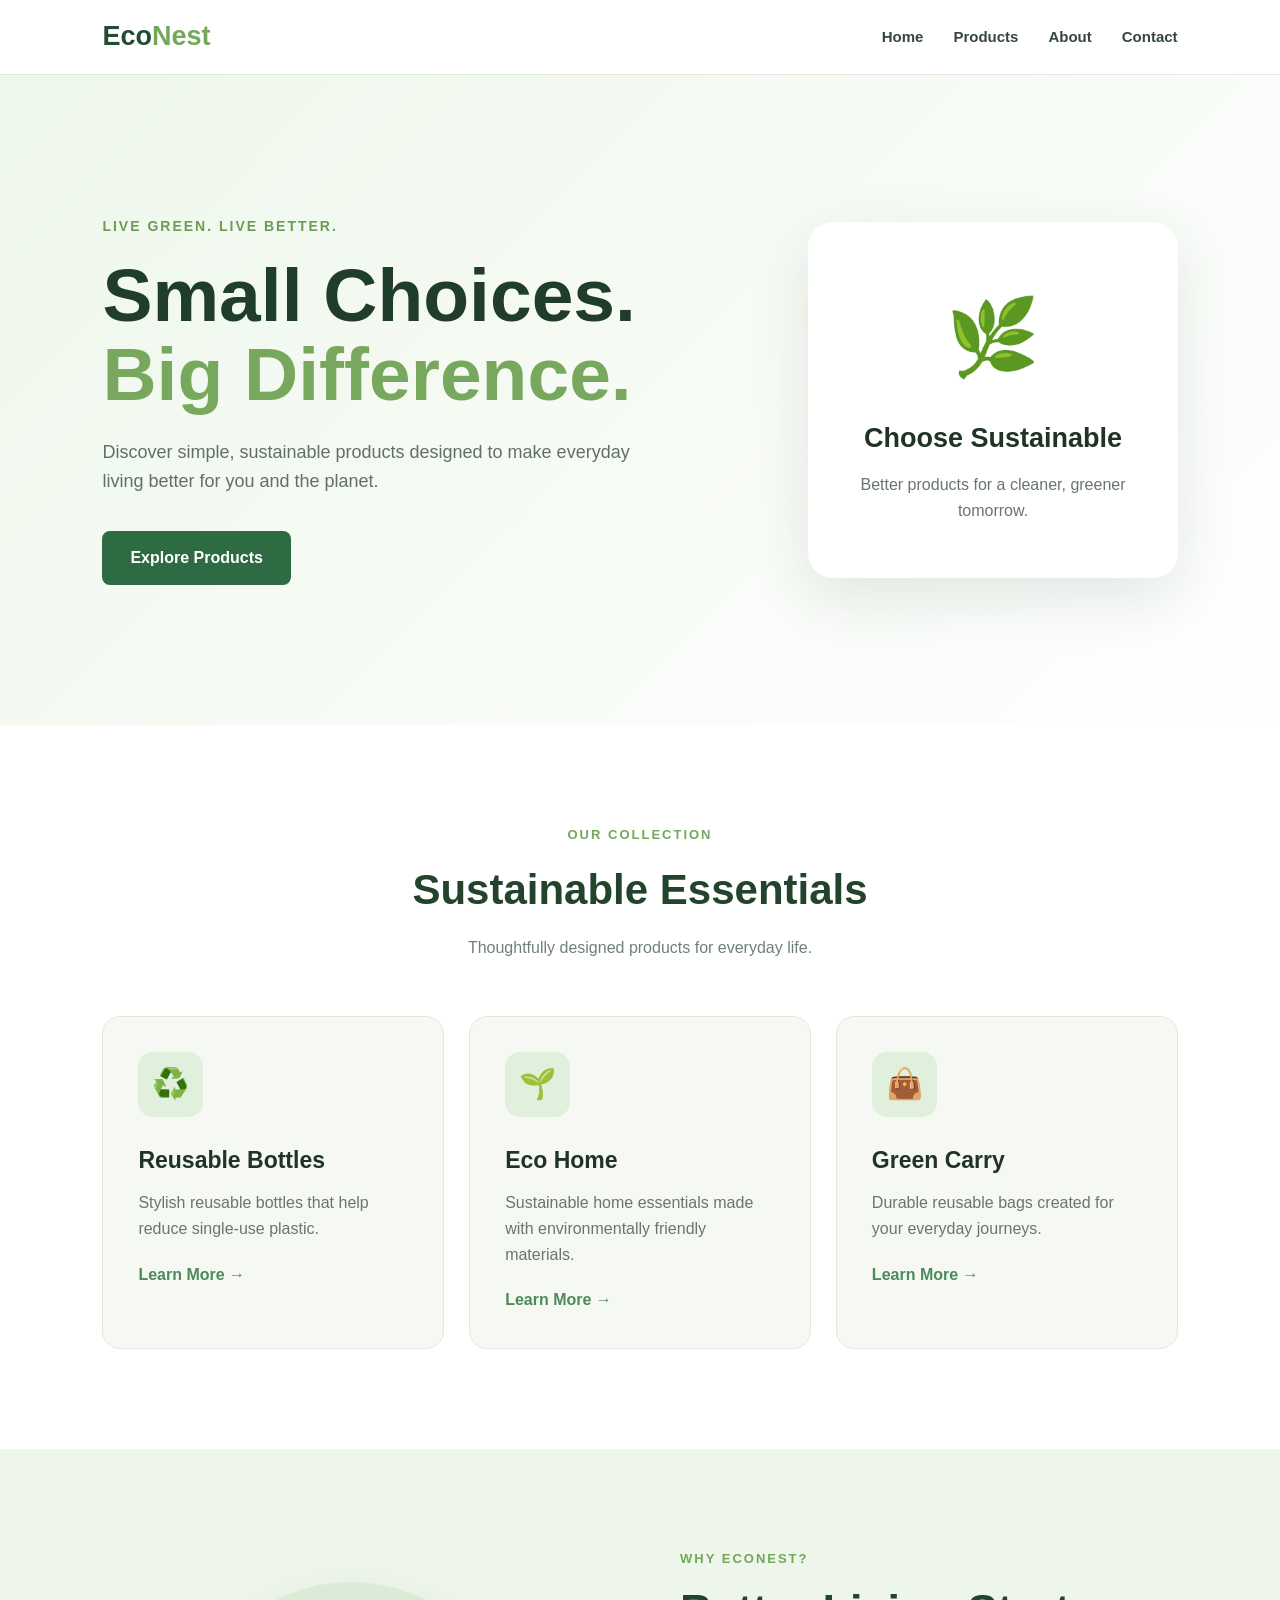
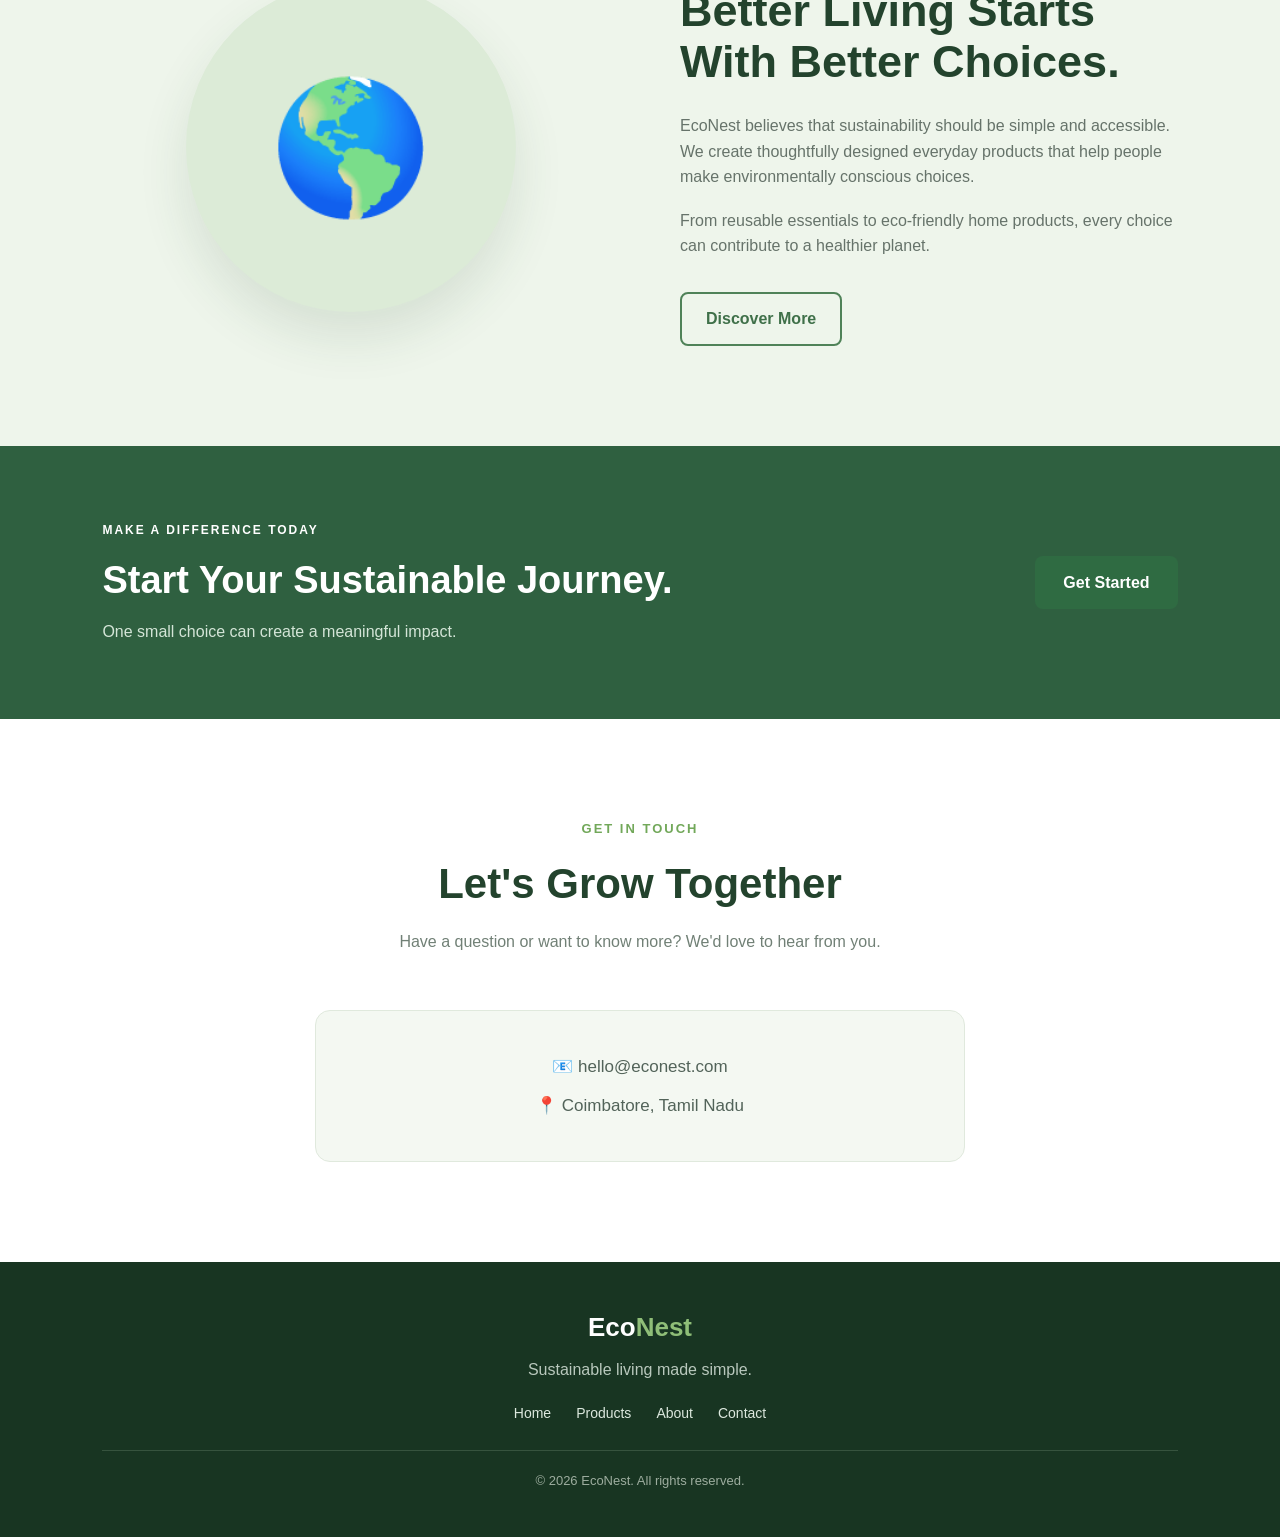
<file: WebDevelopment-Level1-EcoNest/index.html>
<!DOCTYPE html>
<html lang="en">

<head>
    <meta charset="UTF-8">
    <meta name="viewport" content="width=device-width, initial-scale=1.0">

    <title>EcoNest | Sustainable Living</title>

    <link rel="stylesheet" href="style.css">
</head>

<body>

    <!-- Navigation -->
    <header class="navbar">
        <div class="logo">
            Eco<span>Nest</span>
        </div>

        <nav>
            <a href="#home">Home</a>
            <a href="#products">Products</a>
            <a href="#about">About</a>
            <a href="#contact">Contact</a>
        </nav>
    </header>


    <!-- Hero Section -->
    <section id="home" class="hero">

        <div class="hero-content">

            <p class="small-heading">LIVE GREEN. LIVE BETTER.</p>

            <h1>
                Small Choices.
                <br>
                <span>Big Difference.</span>
            </h1>

            <p class="hero-text">
                Discover simple, sustainable products designed
                to make everyday living better for you and the planet.
            </p>

            <a href="#products" class="cta-button">
                Explore Products
            </a>

        </div>

        <div class="hero-card">
            <div class="leaf-icon">🌿</div>

            <h2>Choose Sustainable</h2>

            <p>
                Better products for a cleaner,
                greener tomorrow.
            </p>
        </div>

    </section>


    <!-- Products Section -->
    <section id="products" class="products">

        <div class="section-heading">
            <p>OUR COLLECTION</p>

            <h2>Sustainable Essentials</h2>

            <span>
                Thoughtfully designed products for everyday life.
            </span>
        </div>


        <div class="product-container">

            <div class="product-card">

                <div class="product-icon">
                    ♻️
                </div>

                <h3>Reusable Bottles</h3>

                <p>
                    Stylish reusable bottles that help reduce
                    single-use plastic.
                </p>

                <a href="#contact">Learn More →</a>

            </div>


            <div class="product-card">

                <div class="product-icon">
                    🌱
                </div>

                <h3>Eco Home</h3>

                <p>
                    Sustainable home essentials made with
                    environmentally friendly materials.
                </p>

                <a href="#contact">Learn More →</a>

            </div>


            <div class="product-card">

                <div class="product-icon">
                    👜
                </div>

                <h3>Green Carry</h3>

                <p>
                    Durable reusable bags created for
                    your everyday journeys.
                </p>

                <a href="#contact">Learn More →</a>

            </div>

        </div>

    </section>


    <!-- About Section -->
    <section id="about" class="about">

        <div class="about-image">
            <div class="circle">
                🌎
            </div>
        </div>


        <div class="about-content">

            <p class="section-label">
                WHY ECONEST?
            </p>

            <h2>
                Better Living Starts
                With Better Choices.
            </h2>

            <p>
                EcoNest believes that sustainability should be
                simple and accessible. We create thoughtfully
                designed everyday products that help people
                make environmentally conscious choices.
            </p>

            <p>
                From reusable essentials to eco-friendly home
                products, every choice can contribute to a
                healthier planet.
            </p>

            <a href="#contact" class="secondary-button">
                Discover More
            </a>

        </div>

    </section>


    <!-- Call To Action -->
    <section class="cta-section">

        <div>
            <p>MAKE A DIFFERENCE TODAY</p>

            <h2>
                Start Your Sustainable Journey.
            </h2>

            <span>
                One small choice can create a meaningful impact.
            </span>
        </div>

        <a href="#contact" class="cta-button">
            Get Started
        </a>

    </section>


    <!-- Contact Section -->
    <section id="contact" class="contact">

        <div class="section-heading">

            <p>GET IN TOUCH</p>

            <h2>Let's Grow Together</h2>

            <span>
                Have a question or want to know more?
                We'd love to hear from you.
            </span>

        </div>

        <div class="contact-box">

            <p>📧 hello@econest.com</p>

            <p>📍 Coimbatore, Tamil Nadu</p>

        </div>

    </section>


    <!-- Footer -->
    <footer>

        <div class="footer-logo">
            Eco<span>Nest</span>
        </div>

        <p>
            Sustainable living made simple.
        </p>

        <div class="footer-links">
            <a href="#home">Home</a>
            <a href="#products">Products</a>
            <a href="#about">About</a>
            <a href="#contact">Contact</a>
        </div>

        <div class="copyright">
            © 2026 EcoNest. All rights reserved.
        </div>

    </footer>

</body>
</html>
</file>
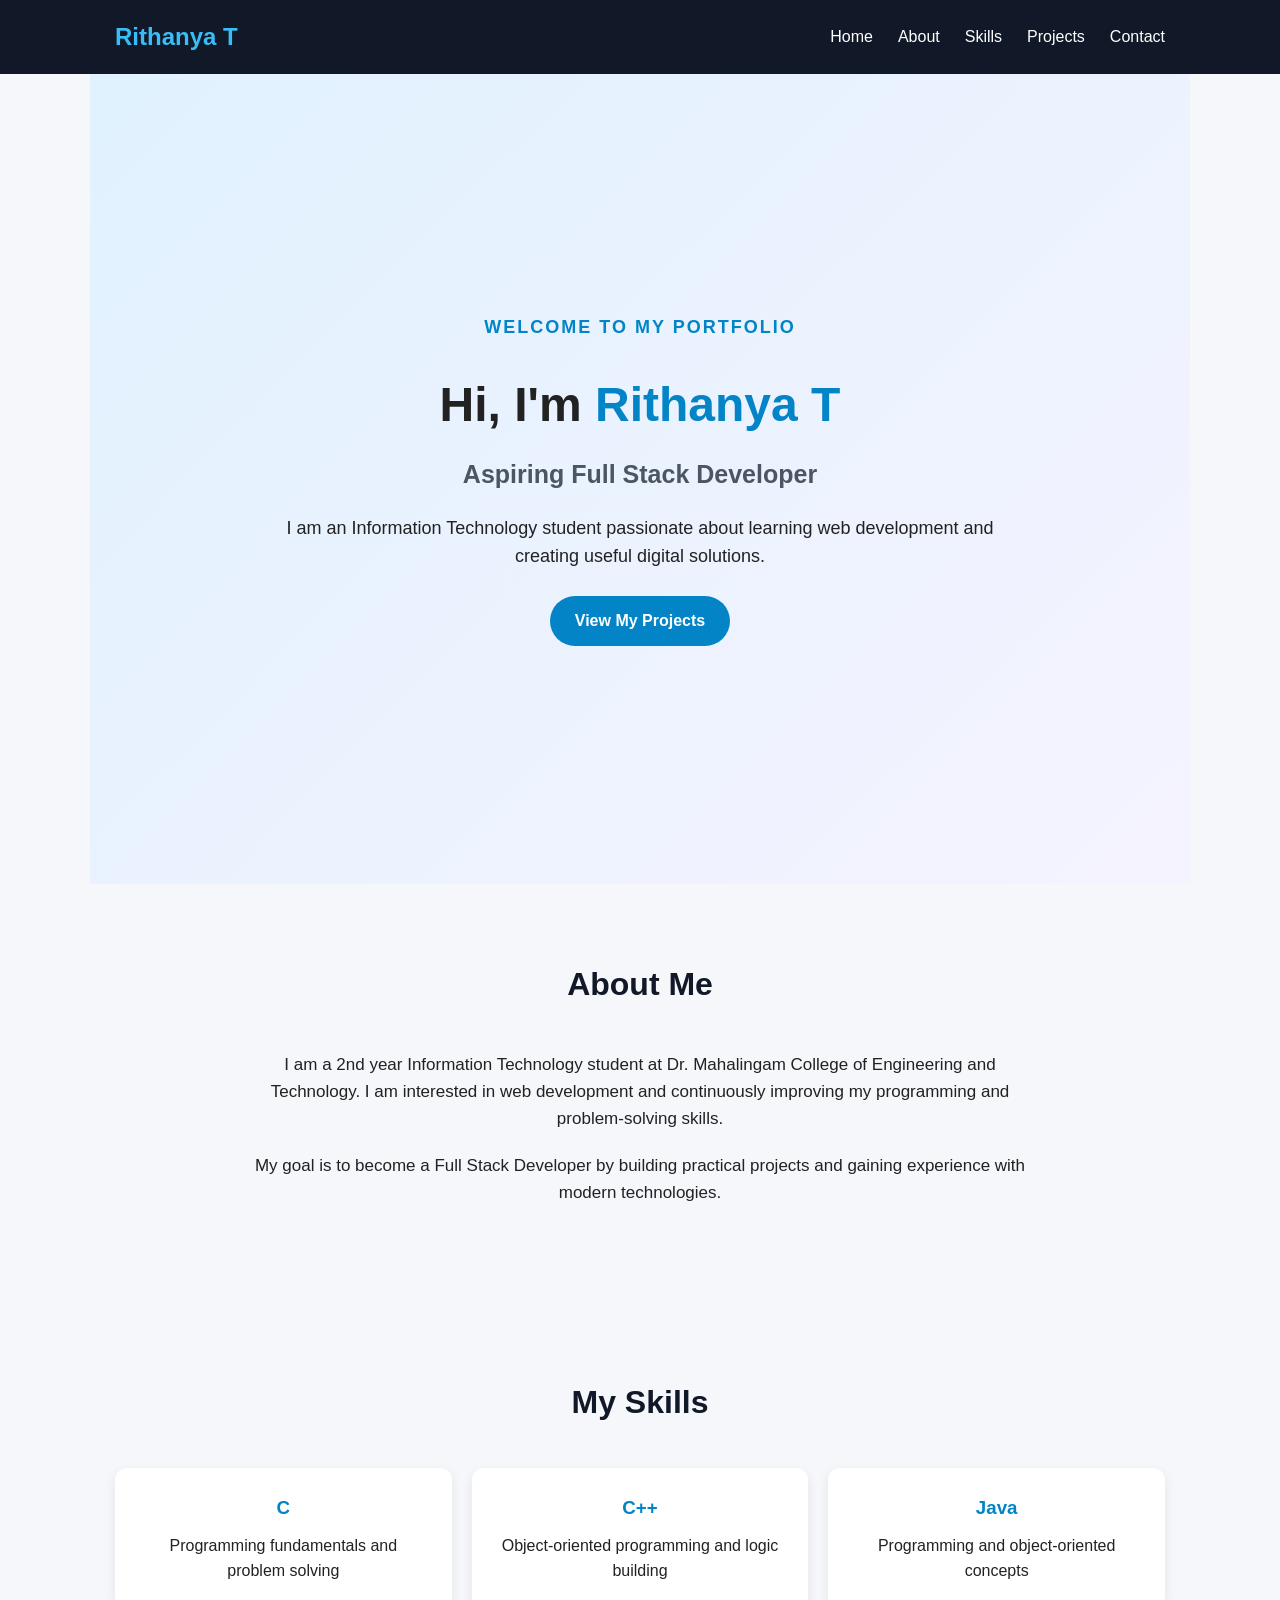
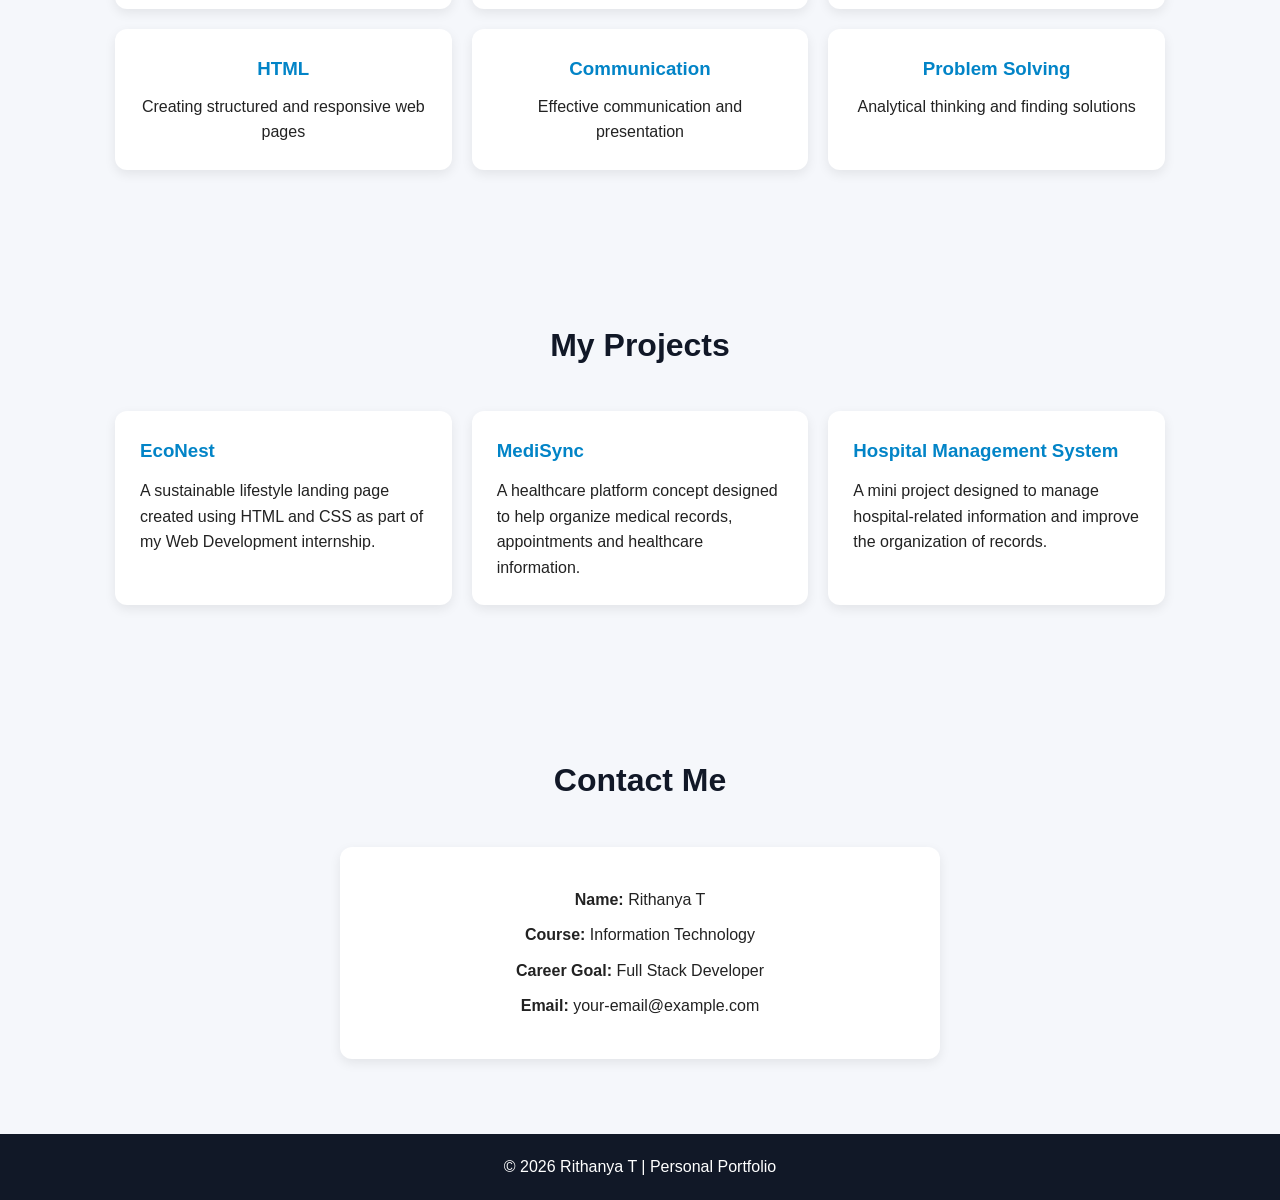
<file: WebDevelopment-Level1-Portfolio/index.html>
<!DOCTYPE html>
<html lang="en">
<head>
    <meta charset="UTF-8">
    <meta name="viewport" content="width=device-width, initial-scale=1.0">
    <title>Rithanya T | Portfolio</title>
    <link rel="stylesheet" href="style.css">
</head>

<body>

    <!-- Navigation -->
    <header>
        <nav>
            <h2>Rithanya T</h2>

            <ul>
                <li><a href="#home">Home</a></li>
                <li><a href="#about">About</a></li>
                <li><a href="#skills">Skills</a></li>
                <li><a href="#projects">Projects</a></li>
                <li><a href="#contact">Contact</a></li>
            </ul>
        </nav>
    </header>

    <!-- Home -->
    <section id="home" class="hero">
        <div>
            <p class="welcome">WELCOME TO MY PORTFOLIO</p>

            <h1>Hi, I'm <span>Rithanya T</span></h1>

            <h2>Aspiring Full Stack Developer</h2>

            <p>
                I am an Information Technology student passionate about
                learning web development and creating useful digital solutions.
            </p>

            <a href="#projects" class="button">View My Projects</a>
        </div>
    </section>

    <!-- About -->
    <section id="about">
        <h2 class="section-title">About Me</h2>

        <div class="about-content">
            <p>
                I am a 2nd year Information Technology student at
                Dr. Mahalingam College of Engineering and Technology.
                I am interested in web development and continuously
                improving my programming and problem-solving skills.
            </p>

            <p>
                My goal is to become a Full Stack Developer by building
                practical projects and gaining experience with modern
                technologies.
            </p>
        </div>
    </section>

    <!-- Skills -->
    <section id="skills">
        <h2 class="section-title">My Skills</h2>

        <div class="skills-container">
            <div class="skill-card">
                <h3>C</h3>
                <p>Programming fundamentals and problem solving</p>
            </div>

            <div class="skill-card">
                <h3>C++</h3>
                <p>Object-oriented programming and logic building</p>
            </div>

            <div class="skill-card">
                <h3>Java</h3>
                <p>Programming and object-oriented concepts</p>
            </div>

            <div class="skill-card">
                <h3>HTML</h3>
                <p>Creating structured and responsive web pages</p>
            </div>

            <div class="skill-card">
                <h3>Communication</h3>
                <p>Effective communication and presentation</p>
            </div>

            <div class="skill-card">
                <h3>Problem Solving</h3>
                <p>Analytical thinking and finding solutions</p>
            </div>
        </div>
    </section>

    <!-- Projects -->
    <section id="projects">
        <h2 class="section-title">My Projects</h2>

        <div class="projects-container">

            <div class="project-card">
                <h3>EcoNest</h3>
                <p>
                    A sustainable lifestyle landing page created using
                    HTML and CSS as part of my Web Development internship.
                </p>
            </div>

            <div class="project-card">
                <h3>MediSync</h3>
                <p>
                    A healthcare platform concept designed to help organize
                    medical records, appointments and healthcare information.
                </p>
            </div>

            <div class="project-card">
                <h3>Hospital Management System</h3>
                <p>
                    A mini project designed to manage hospital-related
                    information and improve the organization of records.
                </p>
            </div>

        </div>
    </section>

    <!-- Contact -->
    <section id="contact">
        <h2 class="section-title">Contact Me</h2>

        <div class="contact-box">
            <p><strong>Name:</strong> Rithanya T</p>
            <p><strong>Course:</strong> Information Technology</p>
            <p><strong>Career Goal:</strong> Full Stack Developer</p>
            <p><strong>Email:</strong> your-email@example.com</p>
        </div>
    </section>

    <!-- Footer -->
    <footer>
        <p>© 2026 Rithanya T | Personal Portfolio</p>
    </footer>

</body>
</html>
</file>
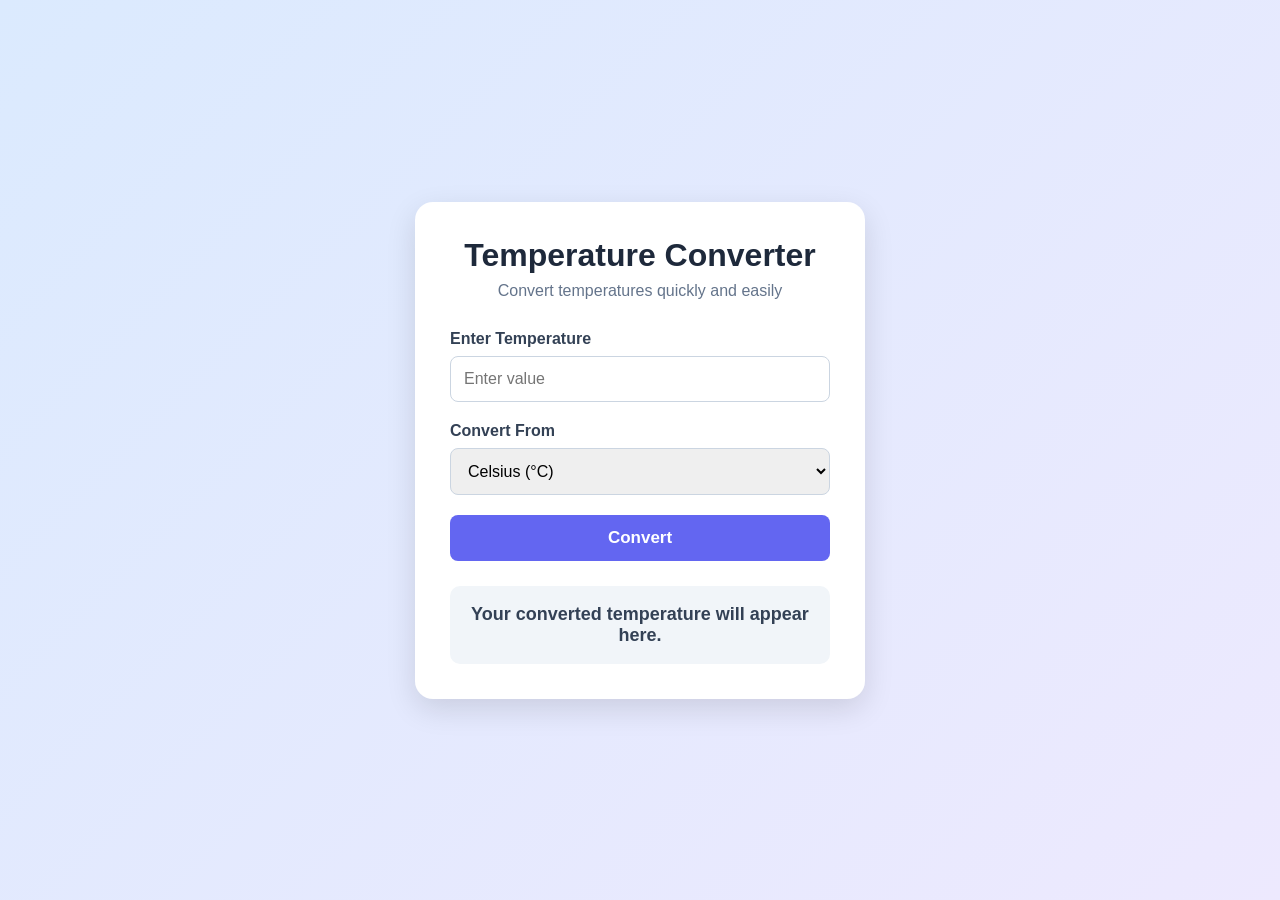
<file: WebDevelopment-Level1-TemperatureConverter/index.html>
<!DOCTYPE html>
<html lang="en">
<head>
    <meta charset="UTF-8">
    <meta name="viewport" content="width=device-width, initial-scale=1.0">
    <title>Temperature Converter</title>
    <link rel="stylesheet" href="style.css">
</head>

<body>

    <div class="converter">
        <h1>Temperature Converter</h1>
        <p class="subtitle">Convert temperatures quickly and easily</p>

        <div class="input-group">
            <label for="temperature">Enter Temperature</label>
            <input type="number" id="temperature" placeholder="Enter value">
        </div>

        <div class="input-group">
            <label for="unit">Convert From</label>
            <select id="unit">
                <option value="celsius">Celsius (°C)</option>
                <option value="fahrenheit">Fahrenheit (°F)</option>
                <option value="kelvin">Kelvin (K)</option>
            </select>
        </div>

        <button onclick="convertTemperature()">Convert</button>

        <div id="result" class="result">
            Your converted temperature will appear here.
        </div>
    </div>

    <script src="script.js"></script>

</body>
</html>
</file>
<file: WebDevelopment-Level1-EcoNest/style.css>
* {
    margin: 0;
    padding: 0;
    box-sizing: border-box;
}

html {
    scroll-behavior: smooth;
}

body {
    font-family: Arial, Helvetica, sans-serif;
    background: #f7faf6;
    color: #203326;
    line-height: 1.6;
}


/* =========================
   NAVIGATION
========================= */

.navbar {
    position: sticky;
    top: 0;
    z-index: 1000;

    height: 75px;

    display: flex;
    align-items: center;
    justify-content: space-between;

    padding: 0 8%;

    background: rgba(255, 255, 255, 0.96);

    border-bottom: 1px solid #e2e9e1;
}

.logo {
    font-size: 27px;
    font-weight: bold;
    color: #234d32;
}

.logo span {
    color: #72a85a;
}

.navbar nav {
    display: flex;
    gap: 30px;
}

.navbar nav a {
    text-decoration: none;
    color: #34473a;
    font-size: 15px;
    font-weight: 600;
    transition: 0.3s;
}

.navbar nav a:hover {
    color: #72a85a;
}


/* =========================
   HERO
========================= */

.hero {
    min-height: 650px;

    padding: 90px 8%;

    display: grid;
    grid-template-columns: 1.4fr 0.8fr;
    align-items: center;
    gap: 60px;

    background: linear-gradient(
        135deg,
        #eef7eb,
        #ffffff
    );
}

.small-heading {
    color: #6c9c55;
    font-size: 14px;
    font-weight: bold;
    letter-spacing: 2px;
    margin-bottom: 18px;
}

.hero h1 {
    font-size: clamp(45px, 6vw, 75px);
    line-height: 1.05;
    margin-bottom: 25px;
    color: #203d29;
}

.hero h1 span {
    color: #78a85e;
}

.hero-text {
    max-width: 570px;
    font-size: 18px;
    color: #617065;
    margin-bottom: 35px;
}


/* BUTTON */

.cta-button {
    display: inline-block;

    text-decoration: none;

    background: #2f6b42;
    color: white;

    padding: 14px 28px;

    border-radius: 8px;

    font-weight: bold;

    transition: 0.3s;
}

.cta-button:hover {
    background: #1f4d2e;
    transform: translateY(-2px);
}


/* HERO CARD */

.hero-card {
    padding: 55px 40px;

    text-align: center;

    background: white;

    border-radius: 25px;

    box-shadow:
        0 20px 60px rgba(38, 77, 49, 0.12);
}

.leaf-icon {
    font-size: 75px;
    margin-bottom: 20px;
}

.hero-card h2 {
    font-size: 27px;
    margin-bottom: 12px;
}

.hero-card p {
    color: #68766c;
}


/* =========================
   PRODUCTS
========================= */

.products {
    padding: 100px 8%;
    background: white;
}

.section-heading {
    text-align: center;
    margin-bottom: 55px;
}

.section-heading p {
    color: #72a85a;

    font-size: 13px;

    font-weight: bold;

    letter-spacing: 2px;

    margin-bottom: 10px;
}

.section-heading h2 {
    font-size: 42px;

    color: #23432d;

    margin-bottom: 12px;
}

.section-heading span {
    color: #718076;

    font-size: 16px;
}


/* PRODUCT GRID */

.product-container {
    display: grid;

    grid-template-columns:
        repeat(3, 1fr);

    gap: 25px;
}

.product-card {
    padding: 35px;

    background: #f5f8f3;

    border: 1px solid #e1e9df;

    border-radius: 18px;

    transition: 0.3s;
}

.product-card:hover {
    transform: translateY(-8px);

    box-shadow:
        0 15px 35px rgba(42, 79, 53, 0.12);
}

.product-icon {
    width: 65px;
    height: 65px;

    display: flex;
    align-items: center;
    justify-content: center;

    border-radius: 15px;

    background: #e1efdd;

    font-size: 30px;

    margin-bottom: 25px;
}

.product-card h3 {
    font-size: 23px;

    margin-bottom: 12px;
}

.product-card p {
    color: #69766d;

    margin-bottom: 20px;
}

.product-card a {
    color: #4d8b59;

    text-decoration: none;

    font-weight: bold;
}


/* =========================
   ABOUT
========================= */

.about {
    padding: 100px 8%;

    display: grid;

    grid-template-columns: 1fr 1fr;

    gap: 80px;

    align-items: center;

    background: #eef5eb;
}

.about-image {
    display: flex;

    justify-content: center;

    align-items: center;
}

.circle {
    width: 330px;
    height: 330px;

    display: flex;

    justify-content: center;

    align-items: center;

    border-radius: 50%;

    background: #dcebd7;

    font-size: 130px;

    box-shadow:
        0 25px 50px rgba(45, 83, 53, 0.12);
}

.section-label {
    color: #72a85a;

    font-size: 13px;

    font-weight: bold;

    letter-spacing: 2px;

    margin-bottom: 15px;
}

.about-content h2 {
    font-size: 45px;

    line-height: 1.15;

    margin-bottom: 25px;

    color: #23432d;
}

.about-content p:not(.section-label) {
    color: #66736a;

    margin-bottom: 18px;
}


/* SECONDARY BUTTON */

.secondary-button {
    display: inline-block;

    margin-top: 15px;

    padding: 12px 24px;

    border: 2px solid #4f8258;

    border-radius: 8px;

    text-decoration: none;

    color: #3f7049;

    font-weight: bold;

    transition: 0.3s;
}

.secondary-button:hover {
    background: #3f7049;

    color: white;
}


/* =========================
   CTA SECTION
========================= */

.cta-section {
    padding: 75px 8%;

    display: flex;

    align-items: center;

    justify-content: space-between;

    gap: 30px;

    background: #2f6040;

    color: white;
}

.cta-section p {
    font-size: 12px;

    letter-spacing: 2px;

    font-weight: bold;

    margin-bottom: 10px;
}

.cta-section h2 {
    font-size: 38px;

    margin-bottom: 8px;
}

.cta-section span {
    color: #d4e5d7;
}


/* =========================
   CONTACT
========================= */

.contact {
    padding: 100px 8%;

    background: white;
}

.contact-box {
    max-width: 650px;

    margin: auto;

    padding: 30px;

    text-align: center;

    background: #f4f8f2;

    border-radius: 15px;

    border: 1px solid #e0e9dd;
}

.contact-box p {
    margin: 12px;

    color: #526359;

    font-size: 17px;
}


/* =========================
   FOOTER
========================= */

footer {
    padding: 45px 8%;

    text-align: center;

    background: #183522;

    color: white;
}

.footer-logo {
    font-size: 26px;

    font-weight: bold;

    margin-bottom: 8px;
}

.footer-logo span {
    color: #8fbe78;
}

footer > p {
    color: #b9c8bd;

    margin-bottom: 20px;
}

.footer-links {
    display: flex;

    justify-content: center;

    gap: 25px;

    margin-bottom: 25px;
}

.footer-links a {
    color: #dce8de;

    text-decoration: none;

    font-size: 14px;
}

.footer-links a:hover {
    color: #8fbe78;
}

.copyright {
    padding-top: 20px;

    border-top: 1px solid #36533e;

    color: #9dad9f;

    font-size: 13px;
}


/* =========================
   TABLET
========================= */

@media (max-width: 850px) {

    .navbar {
        padding: 0 5%;
    }

    .navbar nav {
        gap: 15px;
    }

    .hero {
        grid-template-columns: 1fr;

        text-align: center;

        padding: 70px 6%;
    }

    .hero-text {
        margin-left: auto;
        margin-right: auto;
    }

    .products {
        padding: 80px 6%;
    }

    .product-container {
        grid-template-columns: 1fr;
    }

    .about {
        grid-template-columns: 1fr;

        text-align: center;

        padding: 80px 6%;
    }

    .cta-section {
        flex-direction: column;

        text-align: center;
    }
}


/* =========================
   MOBILE
========================= */

@media (max-width: 600px) {

    .navbar {
        height: auto;

        padding: 20px;

        flex-direction: column;

        gap: 15px;
    }

    .navbar nav {
        flex-wrap: wrap;

        justify-content: center;

        gap: 12px 20px;
    }

    .hero {
        padding: 60px 20px;
    }

    .hero h1 {
        font-size: 45px;
    }

    .hero-text {
        font-size: 16px;
    }

    .hero-card {
        padding: 40px 25px;
    }

    .section-heading h2 {
        font-size: 32px;
    }

    .about-content h2 {
        font-size: 34px;
    }

    .circle {
        width: 240px;
        height: 240px;

        font-size: 90px;
    }

    .cta-section {
        padding: 60px 20px;
    }

    .cta-section h2 {
        font-size: 30px;
    }

    .footer-links {
        flex-wrap: wrap;
    }
}
</file>
<file: WebDevelopment-Level1-Portfolio/style.css>
* {
    margin: 0;
    padding: 0;
    box-sizing: border-box;
    scroll-behavior: smooth;
}

body {
    font-family: Arial, sans-serif;
    line-height: 1.6;
    background: #f5f7fb;
    color: #222;
}

/* Navigation */
header {
    background: #111827;
    position: sticky;
    top: 0;
    z-index: 1000;
}

nav {
    max-width: 1100px;
    margin: auto;
    padding: 18px 25px;
    display: flex;
    justify-content: space-between;
    align-items: center;
}

nav h2 {
    color: #38bdf8;
}

nav ul {
    display: flex;
    list-style: none;
    gap: 25px;
}

nav a {
    color: white;
    text-decoration: none;
    font-size: 16px;
}

nav a:hover {
    color: #38bdf8;
}

/* Hero */
.hero {
    min-height: 90vh;
    display: flex;
    justify-content: center;
    align-items: center;
    text-align: center;
    padding: 40px 20px;
    background: linear-gradient(135deg, #e0f2fe, #f5f3ff);
}

.hero div {
    max-width: 750px;
}

.welcome {
    color: #0284c7;
    font-weight: bold;
    letter-spacing: 2px;
    margin-bottom: 15px;
}

.hero h1 {
    font-size: 48px;
    margin-bottom: 10px;
}

.hero h1 span {
    color: #0284c7;
}

.hero h2 {
    font-size: 25px;
    color: #4b5563;
    margin-bottom: 20px;
}

.hero p {
    font-size: 18px;
    margin-bottom: 25px;
}

.button {
    display: inline-block;
    background: #0284c7;
    color: white;
    padding: 12px 25px;
    border-radius: 25px;
    text-decoration: none;
    font-weight: bold;
}

.button:hover {
    background: #0369a1;
}

/* Sections */
section {
    padding: 75px 25px;
    max-width: 1100px;
    margin: auto;
}

.section-title {
    text-align: center;
    font-size: 32px;
    color: #111827;
    margin-bottom: 40px;
}

/* About */
.about-content {
    max-width: 800px;
    margin: auto;
    text-align: center;
    font-size: 17px;
}

.about-content p {
    margin-bottom: 20px;
}

/* Skills */
.skills-container {
    display: grid;
    grid-template-columns: repeat(3, 1fr);
    gap: 20px;
}

.skill-card {
    background: white;
    padding: 25px;
    text-align: center;
    border-radius: 12px;
    box-shadow: 0 4px 12px rgba(0, 0, 0, 0.08);
}

.skill-card h3 {
    color: #0284c7;
    margin-bottom: 10px;
}

/* Projects */
.projects-container {
    display: grid;
    grid-template-columns: repeat(3, 1fr);
    gap: 20px;
}

.project-card {
    background: white;
    padding: 25px;
    border-radius: 12px;
    box-shadow: 0 4px 12px rgba(0, 0, 0, 0.08);
}

.project-card h3 {
    color: #0284c7;
    margin-bottom: 12px;
}

/* Contact */
.contact-box {
    max-width: 600px;
    margin: auto;
    background: white;
    padding: 30px;
    border-radius: 12px;
    text-align: center;
    box-shadow: 0 4px 12px rgba(0, 0, 0, 0.08);
}

.contact-box p {
    margin: 10px;
}

/* Footer */
footer {
    background: #111827;
    color: white;
    text-align: center;
    padding: 20px;
}

/* Mobile Responsive */
@media (max-width: 768px) {

    nav {
        flex-direction: column;
        gap: 15px;
    }

    nav ul {
        flex-wrap: wrap;
        justify-content: center;
        gap: 15px;
    }

    .hero h1 {
        font-size: 36px;
    }

    .hero h2 {
        font-size: 21px;
    }

    .skills-container,
    .projects-container {
        grid-template-columns: 1fr;
    }
}
</file>
<file: WebDevelopment-Level1-TemperatureConverter/style.css>
* {
    margin: 0;
    padding: 0;
    box-sizing: border-box;
}

body {
    min-height: 100vh;
    display: flex;
    justify-content: center;
    align-items: center;
    font-family: Arial, sans-serif;
    background: linear-gradient(135deg, #dbeafe, #ede9fe);
    padding: 20px;
}

.converter {
    width: 100%;
    max-width: 450px;
    background: white;
    padding: 35px;
    border-radius: 18px;
    box-shadow: 0 10px 30px rgba(0, 0, 0, 0.12);
}

h1 {
    text-align: center;
    color: #1e293b;
    margin-bottom: 8px;
}

.subtitle {
    text-align: center;
    color: #64748b;
    margin-bottom: 30px;
}

.input-group {
    margin-bottom: 20px;
}

label {
    display: block;
    margin-bottom: 8px;
    font-weight: bold;
    color: #334155;
}

input,
select {
    width: 100%;
    padding: 13px;
    border: 1px solid #cbd5e1;
    border-radius: 8px;
    font-size: 16px;
    outline: none;
}

input:focus,
select:focus {
    border-color: #6366f1;
}

button {
    width: 100%;
    padding: 13px;
    border: none;
    border-radius: 8px;
    background: #6366f1;
    color: white;
    font-size: 17px;
    font-weight: bold;
    cursor: pointer;
}

button:hover {
    background: #4f46e5;
}

.result {
    margin-top: 25px;
    padding: 18px;
    background: #f1f5f9;
    border-radius: 10px;
    text-align: center;
    color: #334155;
    font-size: 18px;
    font-weight: bold;
}

@media (max-width: 500px) {
    .converter {
        padding: 25px;
    }

    h1 {
        font-size: 26px;
    }
}
</file>
